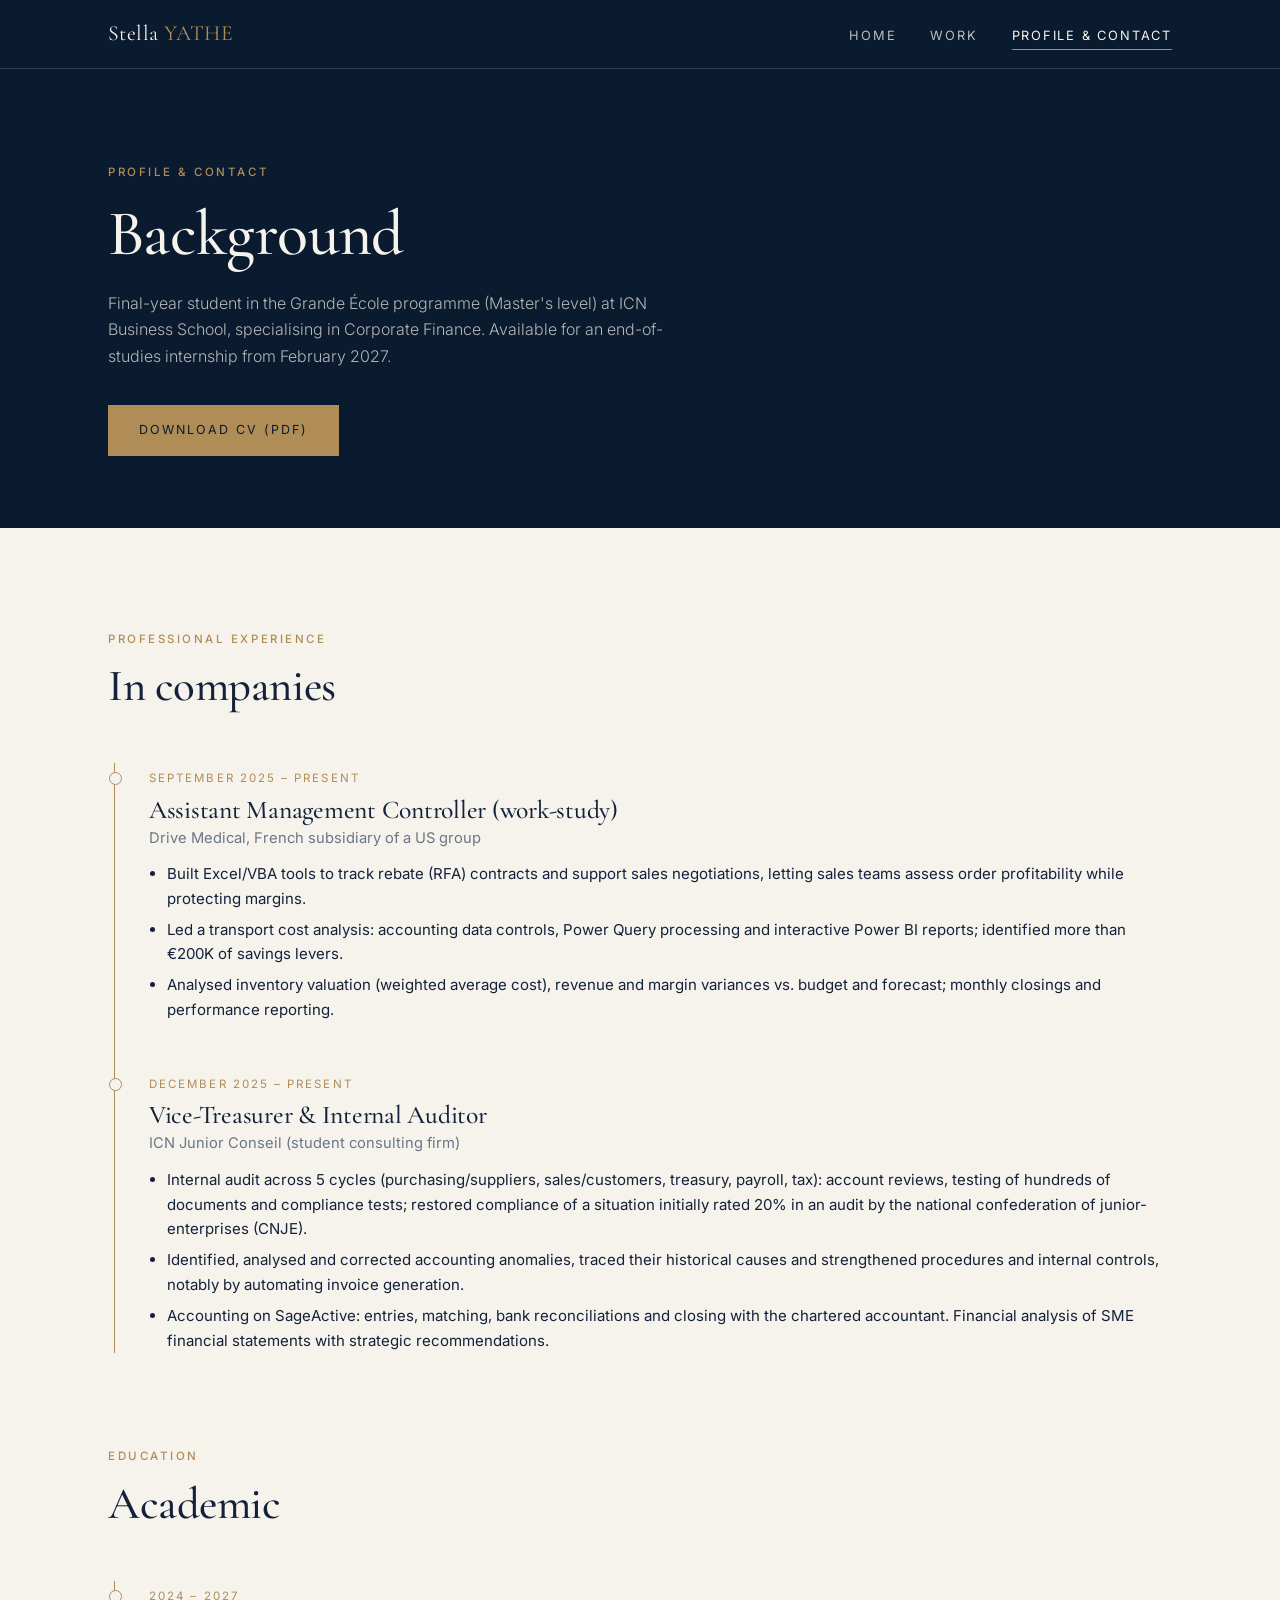
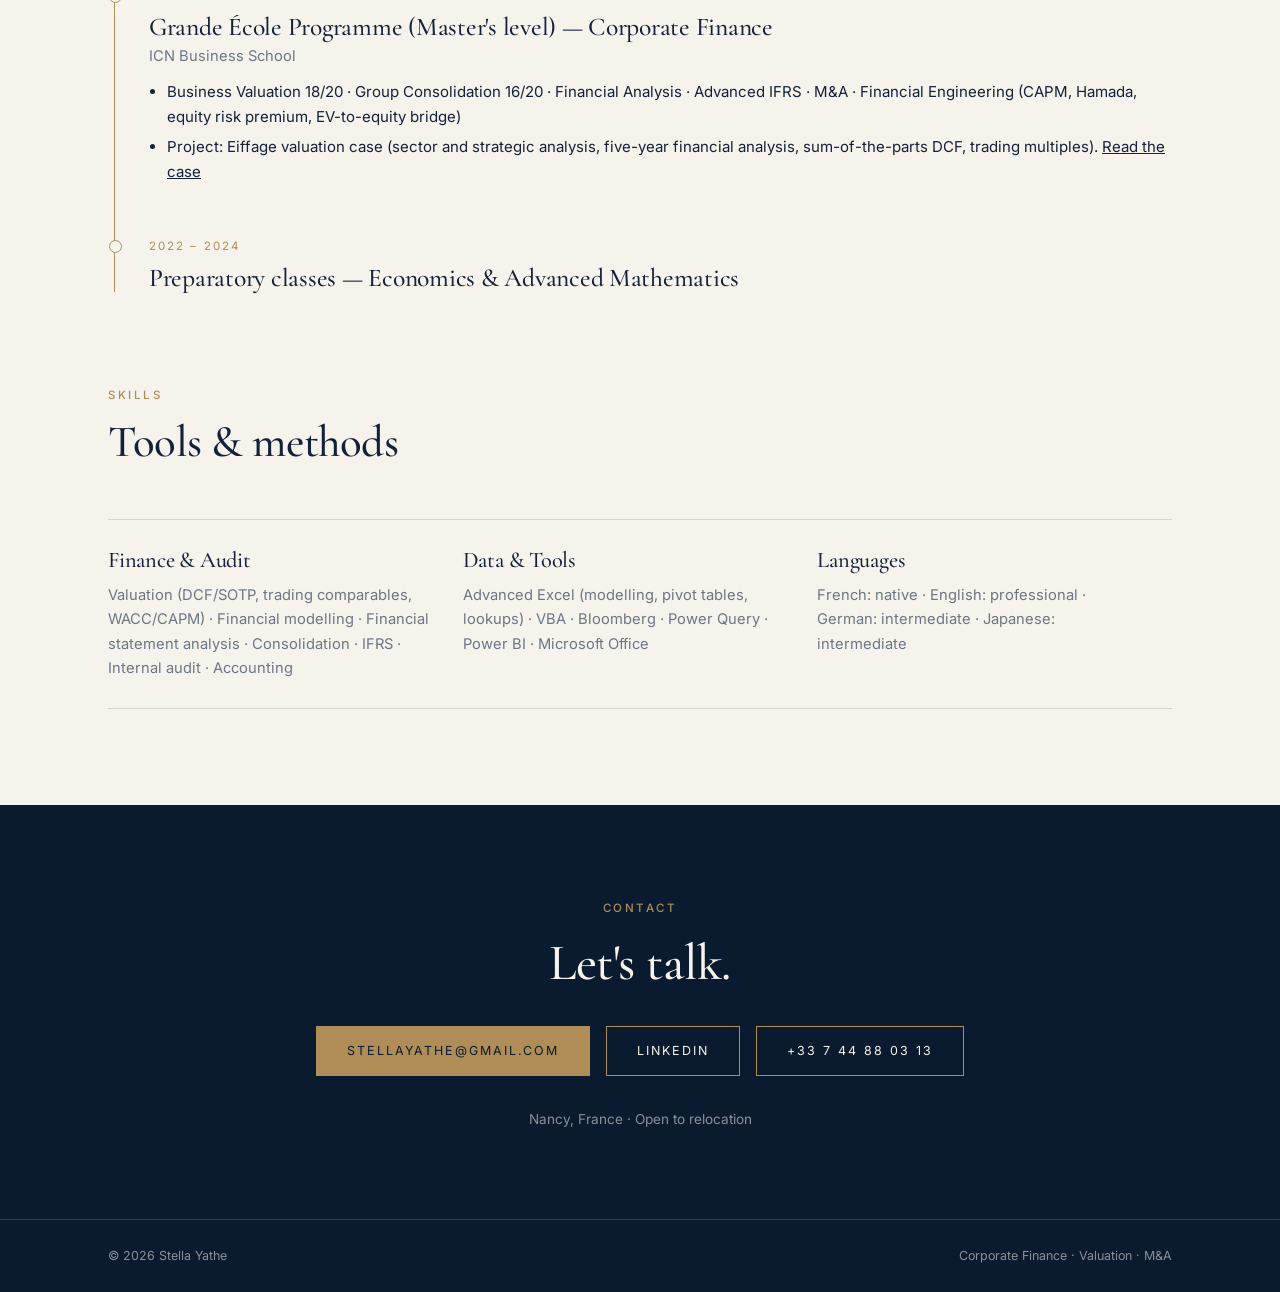
<file: cv/index.html>
<!DOCTYPE html>
<html lang="en">
<head>
  <meta charset="UTF-8">
  <meta name="viewport" content="width=device-width, initial-scale=1">
  <title>Profile &amp; Contact — Stella Yathe</title>
  <meta name="description" content="Experience, education, skills and contact details of Stella Yathe, Corporate Finance student at ICN Business School.">
  <link rel="icon" href="data:image/svg+xml,%3Csvg xmlns='http://www.w3.org/2000/svg' viewBox='0 0 64 64'%3E%3Crect width='64' height='64' fill='%230A1A2F'/%3E%3Ctext x='32' y='43' font-family='Georgia,serif' font-size='30' text-anchor='middle' fill='%23B08D57'%3ESY%3C/text%3E%3C/svg%3E">
  <link rel="preconnect" href="https://fonts.googleapis.com">
  <link rel="preconnect" href="https://fonts.gstatic.com" crossorigin>
  <link href="https://fonts.googleapis.com/css2?family=Cormorant+Garamond:ital,wght@0,400;0,500;0,600;1,400;1,500&family=Inter:wght@300;400;500&display=swap" rel="stylesheet">
  <link rel="stylesheet" href="../assets/css/style.css">
</head>
<body>

  <!-- NAV -->
  <header class="nav">
    <div class="wrap">
      <a href="../index.html" class="brand">Stella <span>YATHE</span></a>
      <nav>
        <ul>
          <li><a href="../index.html">Home</a></li>
          <li><a href="../travaux/index.html">Work</a></li>
          <li><a href="../cv/index.html" class="active">Profile &amp; Contact</a></li>
        </ul>
      </nav>
    </div>
  </header>

  <!-- HEADER -->
  <section class="page-head">
    <div class="wrap">
      <span class="eyebrow">Profile &amp; Contact</span>
      <h1>Background</h1>
      <p>Final-year student in the Grande École programme (Master's level) at ICN Business School, specialising in Corporate Finance. Available for an end-of-studies internship from February 2027.</p>
      <div class="actions" style="margin-top:36px">
        <a href="CV-Stella-Yathe.pdf" class="btn btn-solid" download>Download CV (PDF)</a>
      </div>
    </div>
  </section>

  <!-- BACKGROUND -->
  <section class="block" id="parcours">
    <div class="wrap">

      <div class="section-head">
        <div><span class="eyebrow">Professional experience</span><h2>In companies</h2></div>
      </div>
      <div class="timeline">

        <div class="tl-item">
          <span class="date">September 2025 – Present</span>
          <h3>Assistant Management Controller (work-study)</h3>
          <div class="org">Drive Medical, French subsidiary of a US group</div>
          <ul>
            <li>Built Excel/VBA tools to track rebate (RFA) contracts and support sales negotiations, letting sales teams assess order profitability while protecting margins.</li>
            <li>Led a transport cost analysis: accounting data controls, Power Query processing and interactive Power BI reports; identified more than €200K of savings levers.</li>
            <li>Analysed inventory valuation (weighted average cost), revenue and margin variances vs. budget and forecast; monthly closings and performance reporting.</li>
          </ul>
        </div>

        <div class="tl-item">
          <span class="date">December 2025 – Present</span>
          <h3>Vice-Treasurer &amp; Internal Auditor</h3>
          <div class="org">ICN Junior Conseil (student consulting firm)</div>
          <ul>
            <li>Internal audit across 5 cycles (purchasing/suppliers, sales/customers, treasury, payroll, tax): account reviews, testing of hundreds of documents and compliance tests; restored compliance of a situation initially rated 20% in an audit by the national confederation of junior-enterprises (CNJE).</li>
            <li>Identified, analysed and corrected accounting anomalies, traced their historical causes and strengthened procedures and internal controls, notably by automating invoice generation.</li>
            <li>Accounting on SageActive: entries, matching, bank reconciliations and closing with the chartered accountant. Financial analysis of SME financial statements with strategic recommendations.</li>
          </ul>
        </div>
      </div>

      <div class="section-head" style="margin-top:88px">
        <div><span class="eyebrow">Education</span><h2>Academic</h2></div>
      </div>
      <div class="timeline">
        <div class="tl-item">
          <span class="date">2024 – 2027</span>
          <h3>Grande École Programme (Master's level) — Corporate Finance</h3>
          <div class="org">ICN Business School</div>
          <ul>
            <li>Business Valuation 18/20 · Group Consolidation 16/20 · Financial Analysis · Advanced IFRS · M&amp;A · Financial Engineering (CAPM, Hamada, equity risk premium, EV-to-equity bridge)</li>
            <li>Project: Eiffage valuation case (sector and strategic analysis, five-year financial analysis, sum-of-the-parts DCF, trading multiples). <a href="../travaux/index.html" style="text-decoration:underline">Read the case</a></li>
          </ul>
        </div>
        <div class="tl-item">
          <span class="date">2022 – 2024</span>
          <h3>Preparatory classes — Economics &amp; Advanced Mathematics</h3>
        </div>
      </div>

      <div class="section-head" style="margin-top:88px">
        <div><span class="eyebrow">Skills</span><h2>Tools &amp; methods</h2></div>
      </div>
      <div class="skills">
        <div>
          <h3>Finance &amp; Audit</h3>
          <p>Valuation (DCF/SOTP, trading comparables, WACC/CAPM) · Financial modelling · Financial statement analysis · Consolidation · IFRS · Internal audit · Accounting</p>
        </div>
        <div>
          <h3>Data &amp; Tools</h3>
          <p>Advanced Excel (modelling, pivot tables, lookups) · VBA · Bloomberg · Power Query · Power BI · Microsoft Office</p>
        </div>
        <div>
          <h3>Languages</h3>
          <p>French: native · English: professional · German: intermediate · Japanese: intermediate</p>
        </div>
      </div>
    </div>
  </section>

  <!-- CONTACT -->
  <section class="contact-band" id="contact">
    <div class="wrap">
      <span class="eyebrow">Contact</span>
      <h2>Let's talk.</h2>
      <div class="actions" style="display:flex;gap:16px;justify-content:center;flex-wrap:wrap">
        <a href="mailto:stellayathe@gmail.com" class="btn btn-solid">stellayathe@gmail.com</a>
        <a href="https://linkedin.com/in/stella-yathe" class="btn btn-line" target="_blank" rel="noopener">LinkedIn</a>
        <a href="tel:+33744880313" class="btn btn-line">+33 7 44 88 03 13</a>
      </div>
      <p style="margin-top:32px;color:rgba(246,243,236,.55);font-size:.85rem">Nancy, France · Open to relocation</p>
    </div>
  </section>

  <!-- FOOTER -->
  <footer class="footer">
    <div class="wrap">
      <span>© 2026 Stella Yathe</span>
      <span>Corporate Finance · Valuation · M&amp;A</span>
    </div>
  </footer>

  <script type="module" src="../assets/js/main.js"></script>
</body>
</html>
</file>
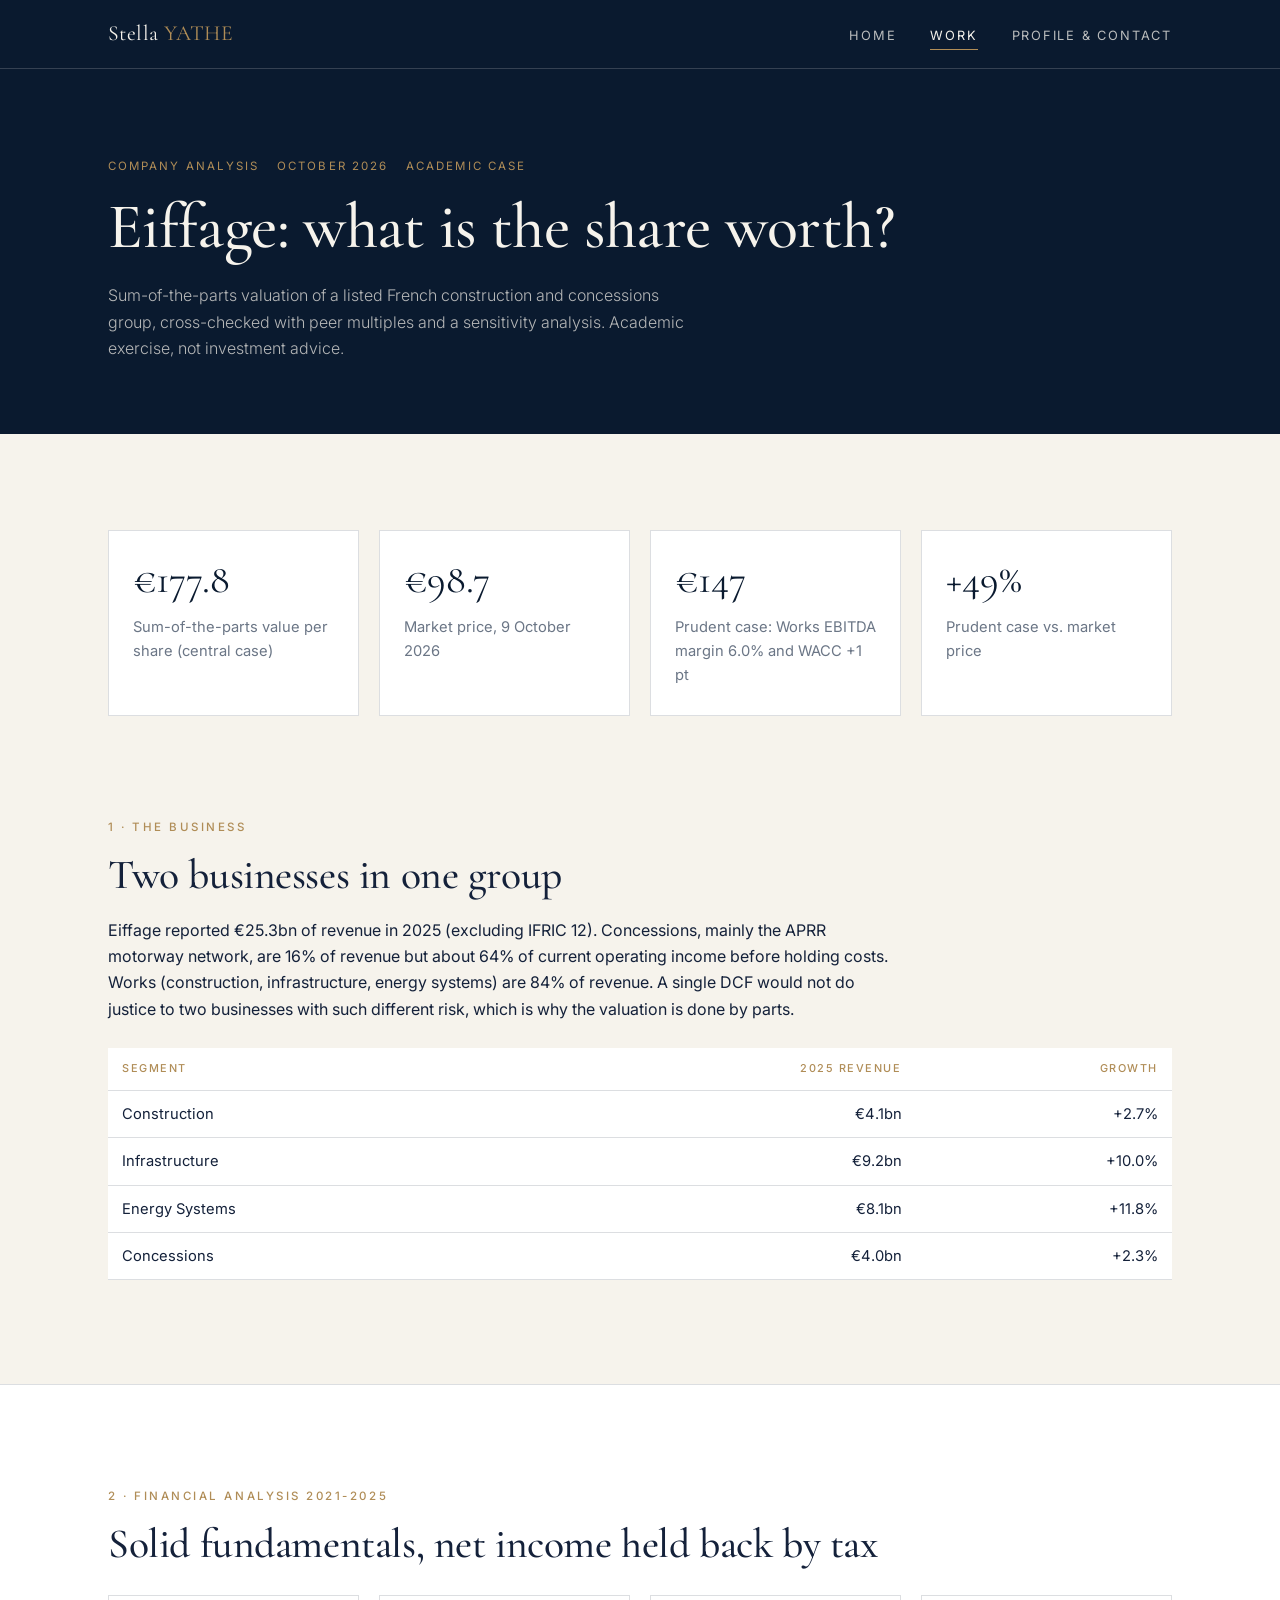
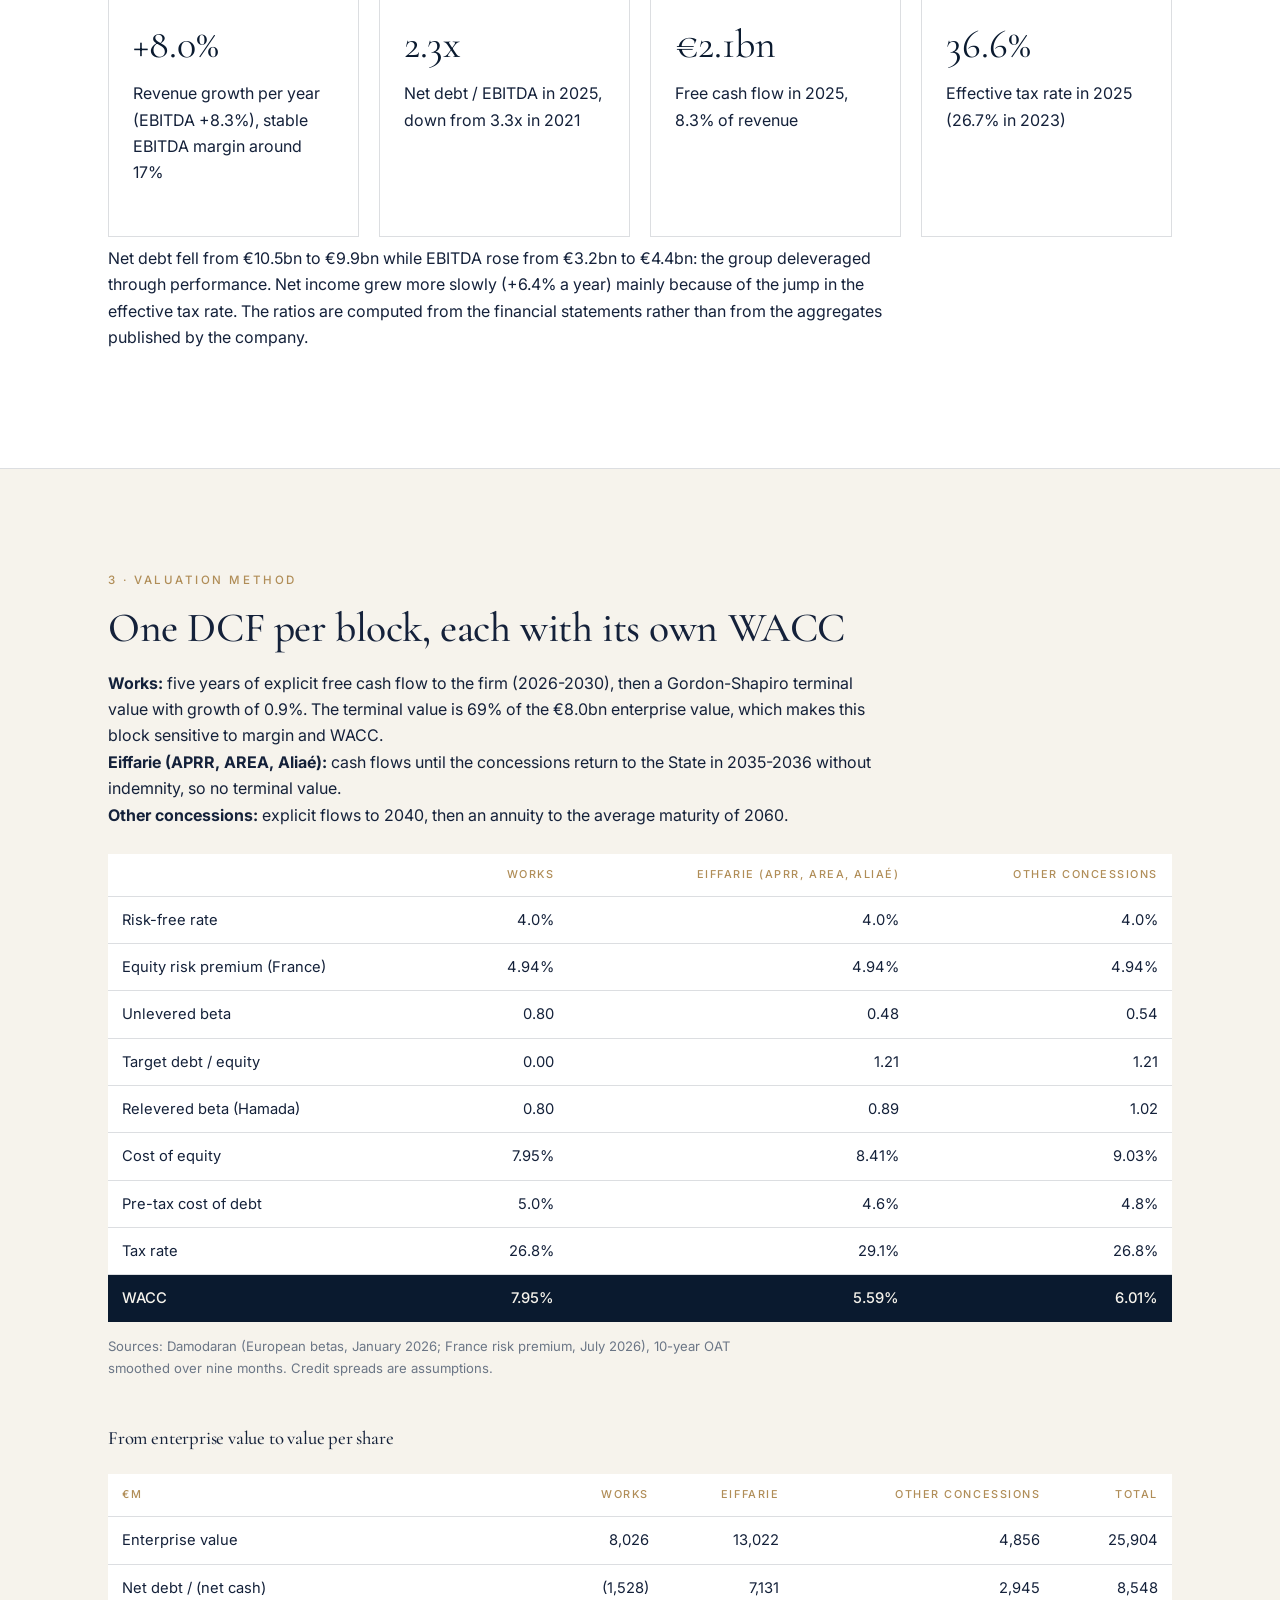
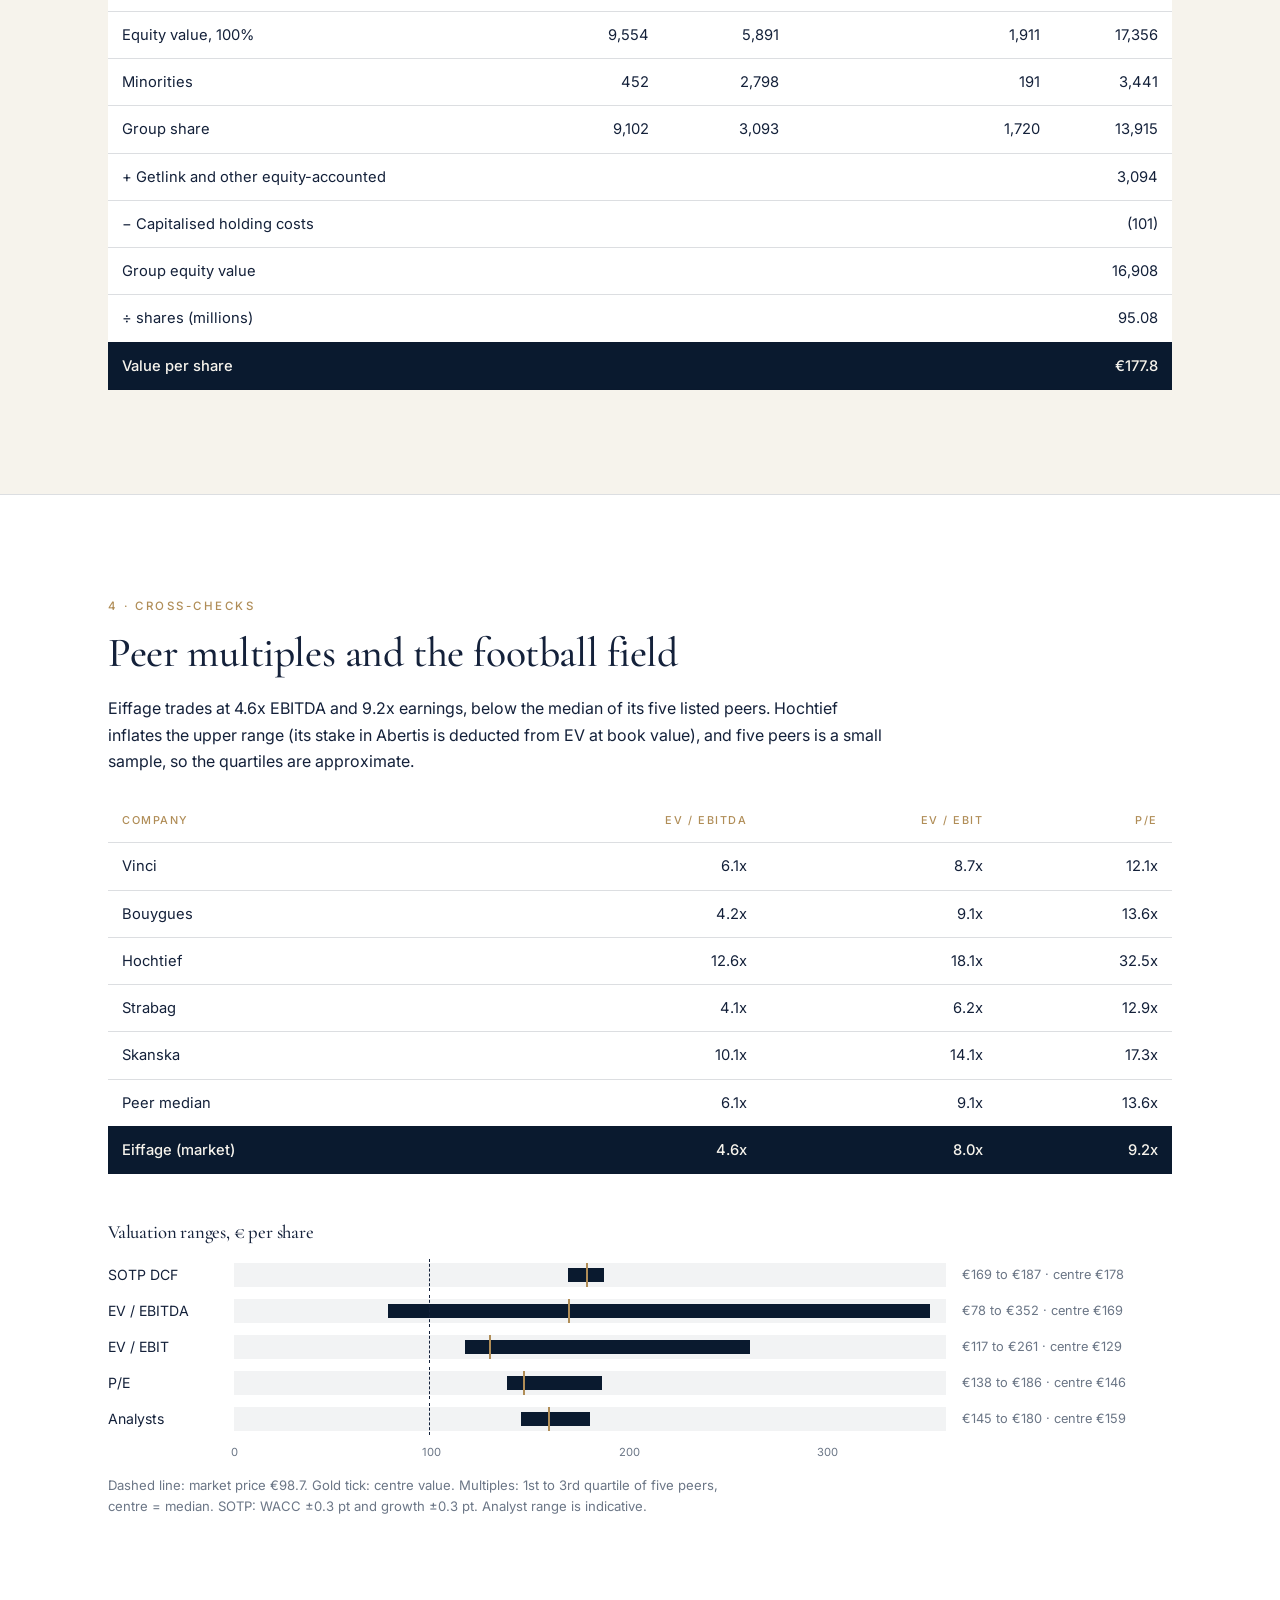
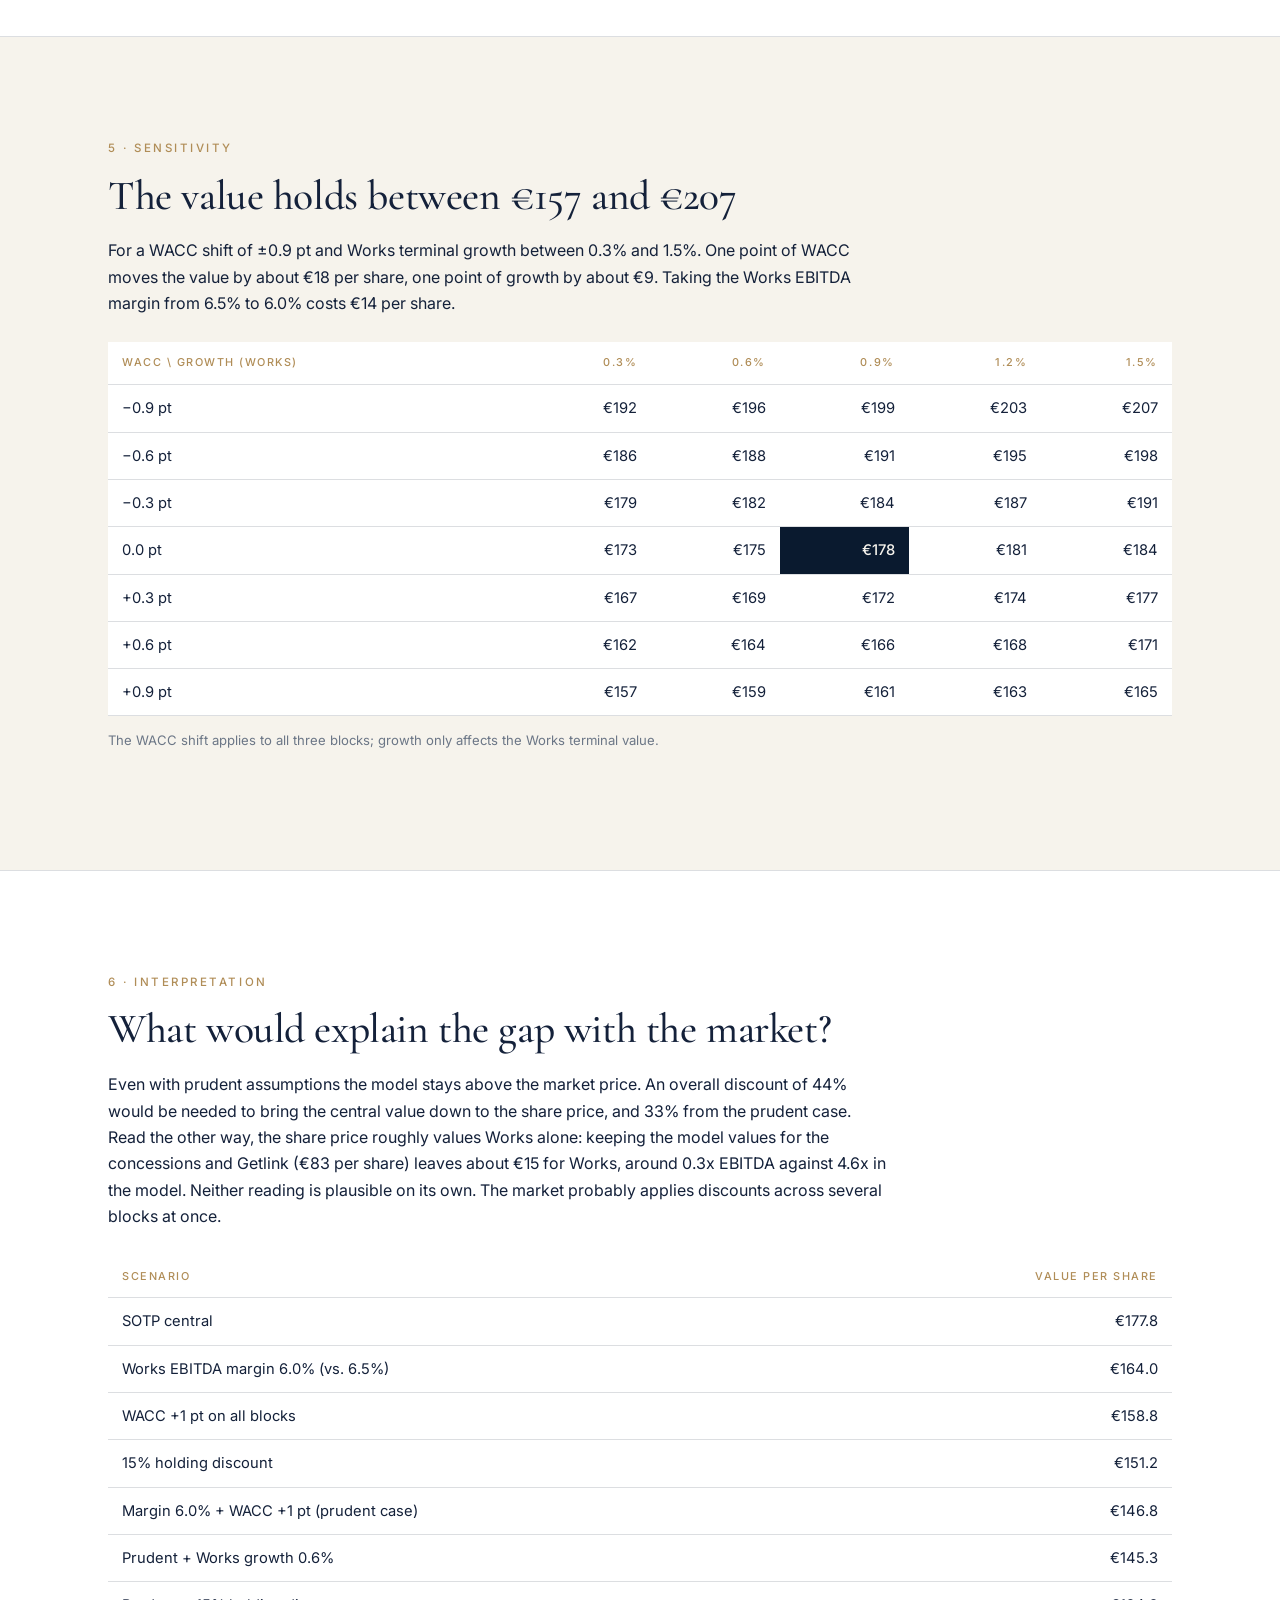
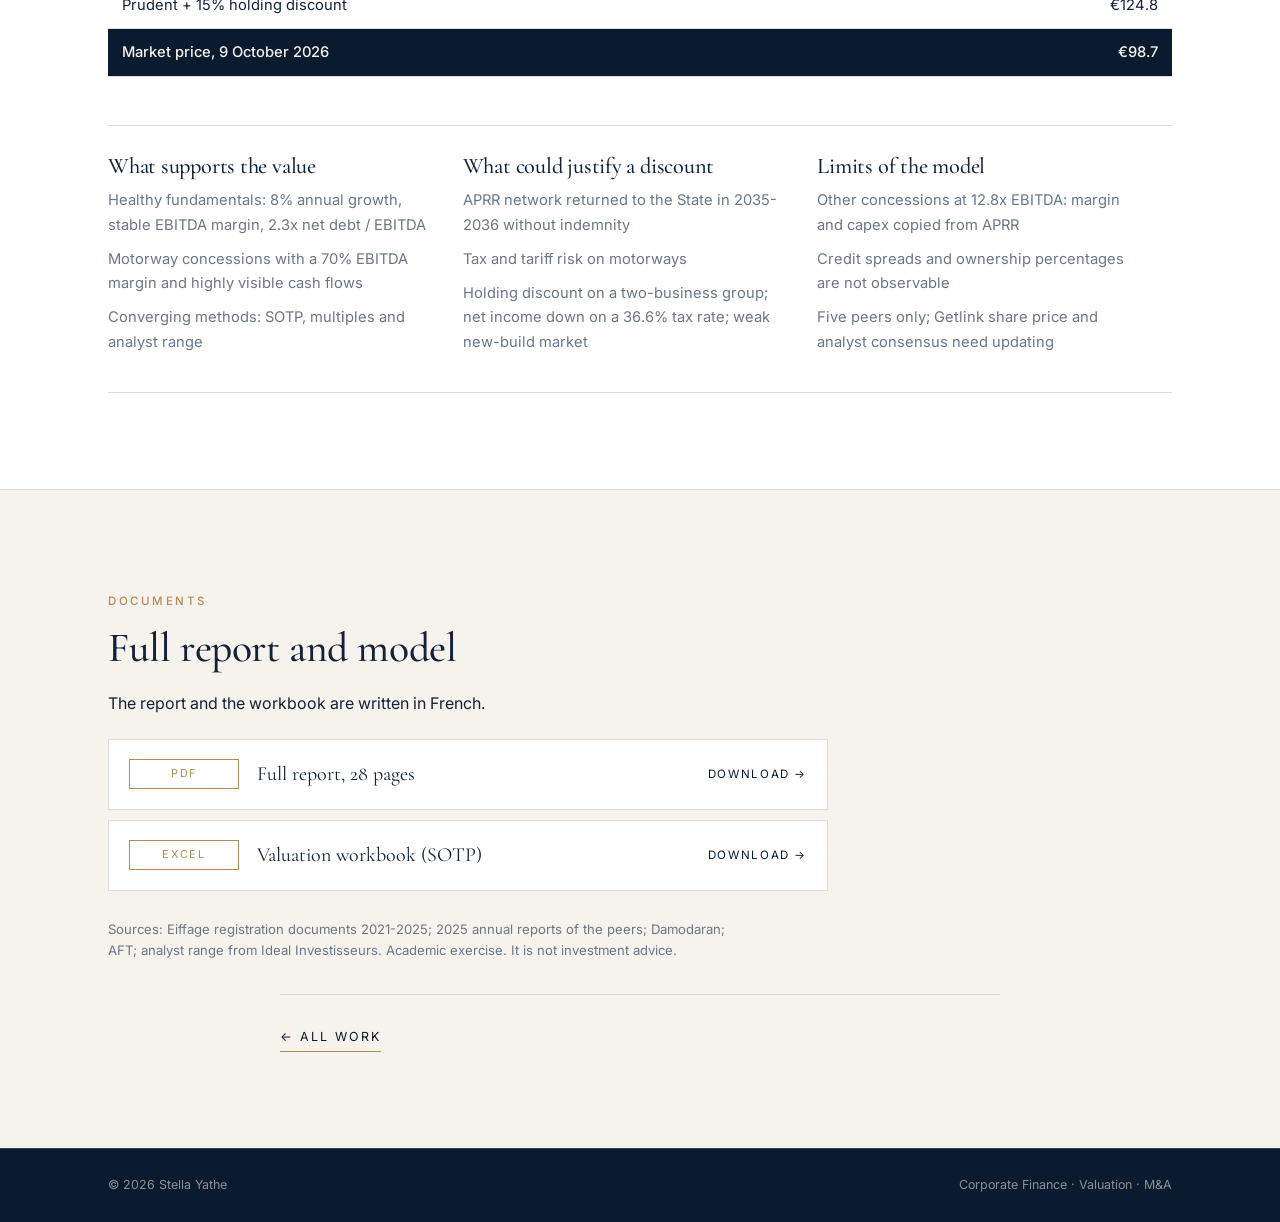
<file: travaux/eiffage.html>
<!DOCTYPE html>
<html lang="en">
<head>
  <meta charset="UTF-8">
  <meta name="viewport" content="width=device-width, initial-scale=1">
  <title>Eiffage: sum-of-the-parts valuation — Stella Yathe</title>
  <meta name="description" content="Sum-of-the-parts DCF, peer multiples and sensitivity analysis on Eiffage: €178 per share vs. €98.7 market price. Academic case by Stella Yathe.">
  <link rel="icon" href="data:image/svg+xml,%3Csvg xmlns='http://www.w3.org/2000/svg' viewBox='0 0 64 64'%3E%3Crect width='64' height='64' fill='%230A1A2F'/%3E%3Ctext x='32' y='43' font-family='Georgia,serif' font-size='30' text-anchor='middle' fill='%23B08D57'%3ESY%3C/text%3E%3C/svg%3E">
  <link rel="preconnect" href="https://fonts.googleapis.com">
  <link rel="preconnect" href="https://fonts.gstatic.com" crossorigin>
  <link href="https://fonts.googleapis.com/css2?family=Cormorant+Garamond:ital,wght@0,400;0,500;0,600;1,400;1,500&family=Inter:wght@300;400;500&display=swap" rel="stylesheet">
  <link rel="stylesheet" href="../assets/css/style.css">
  <style>
    .docs-box{max-width:72ch;margin:0}
    .doc{display:grid;grid-template-columns:110px 1fr auto;gap:18px;align-items:center;padding:18px 20px;background:var(--paper);border:1px solid var(--line);margin-bottom:10px;transition:.25s}
    .doc:hover{border-color:var(--brass);transform:translateY(-2px)}
    .ftype{font-size:.68rem;letter-spacing:.16em;text-transform:uppercase;padding:5px 10px;border:1px solid var(--brass);color:var(--brass);text-align:center}
    .fname{font-family:var(--serif);font-size:1.25rem}
    .fgo{font-size:.72rem;letter-spacing:.14em;text-transform:uppercase;color:var(--navy)}
    .doc:hover .fgo{color:var(--brass)}
    @media(max-width:600px){.doc{grid-template-columns:1fr;gap:8px}.ftype{justify-self:start}}
  </style>
</head>
<body>

  <header class="nav">
    <div class="wrap">
      <a href="../index.html" class="brand">Stella <span>YATHE</span></a>
      <nav>
        <ul>
          <li><a href="../index.html">Home</a></li>
          <li><a href="../travaux/index.html" class="active">Work</a></li>
          <li><a href="../cv/index.html">Profile &amp; Contact</a></li>
        </ul>
      </nav>
    </div>
  </header>

  <section class="page-head">
    <div class="wrap">
      <div class="article-meta"><span>Company analysis</span><span>October 2026</span><span>Academic case</span></div>
      <h1>Eiffage: what is the share worth?</h1>
      <p>Sum-of-the-parts valuation of a listed French construction and concessions group, cross-checked with peer multiples and a sensitivity analysis. Academic exercise, not investment advice.</p>
    </div>
  </section>

  <section class="block" style="padding-bottom:0">
    <div class="wrap">
      <div class="kpi4">
        <div class="proof"><div class="big">€177.8</div><p>Sum-of-the-parts value per share (central case)</p></div>
        <div class="proof"><div class="big">€98.7</div><p>Market price, 9 October 2026</p></div>
        <div class="proof"><div class="big">€147</div><p>Prudent case: Works EBITDA margin 6.0% and WACC +1 pt</p></div>
        <div class="proof"><div class="big">+49%</div><p>Prudent case vs. market price</p></div>
      </div>
    </div>
  </section>

  <section class="block case">
    <div class="wrap">
      <span class="eyebrow">1 · The business</span>
      <h2>Two businesses in one group</h2>
      <p>Eiffage reported €25.3bn of revenue in 2025 (excluding IFRIC 12). Concessions, mainly the APRR motorway network, are 16% of revenue but about 64% of current operating income before holding costs. Works (construction, infrastructure, energy systems) are 84% of revenue. A single DCF would not do justice to two businesses with such different risk, which is why the valuation is done by parts.</p>
<div class="tbl-wrap"><table class="tbl "><thead><tr><th>Segment</th><th>2025 revenue</th><th>Growth</th></tr></thead><tbody>
<tr><td>Construction</td><td>€4.1bn</td><td>+2.7%</td></tr>
<tr><td>Infrastructure</td><td>€9.2bn</td><td>+10.0%</td></tr>
<tr><td>Energy Systems</td><td>€8.1bn</td><td>+11.8%</td></tr>
<tr><td>Concessions</td><td>€4.0bn</td><td>+2.3%</td></tr>
</tbody></table></div>
    </div>
  </section>

  <section class="block case" style="background:var(--paper);border-top:1px solid var(--line);border-bottom:1px solid var(--line)">
    <div class="wrap">
      <span class="eyebrow">2 · Financial analysis 2021-2025</span>
      <h2>Solid fundamentals, net income held back by tax</h2>
      <div class="kpi4" style="margin:28px 0 8px">
        <div class="proof"><div class="big">+8.0%</div><p>Revenue growth per year (EBITDA +8.3%), stable EBITDA margin around 17%</p></div>
        <div class="proof"><div class="big">2.3x</div><p>Net debt / EBITDA in 2025, down from 3.3x in 2021</p></div>
        <div class="proof"><div class="big">€2.1bn</div><p>Free cash flow in 2025, 8.3% of revenue</p></div>
        <div class="proof"><div class="big">36.6%</div><p>Effective tax rate in 2025 (26.7% in 2023)</p></div>
      </div>
      <p>Net debt fell from €10.5bn to €9.9bn while EBITDA rose from €3.2bn to €4.4bn: the group deleveraged through performance. Net income grew more slowly (+6.4% a year) mainly because of the jump in the effective tax rate. The ratios are computed from the financial statements rather than from the aggregates published by the company.</p>
    </div>
  </section>

  <section class="block case">
    <div class="wrap">
      <span class="eyebrow">3 · Valuation method</span>
      <h2>One DCF per block, each with its own WACC</h2>
      <p><strong>Works:</strong> five years of explicit free cash flow to the firm (2026-2030), then a Gordon-Shapiro terminal value with growth of 0.9%. The terminal value is 69% of the €8.0bn enterprise value, which makes this block sensitive to margin and WACC.<br>
      <strong>Eiffarie (APRR, AREA, Aliaé):</strong> cash flows until the concessions return to the State in 2035-2036 without indemnity, so no terminal value.<br>
      <strong>Other concessions:</strong> explicit flows to 2040, then an annuity to the average maturity of 2060.</p>
<div class="tbl-wrap"><table class="tbl "><thead><tr><th></th><th>Works</th><th>Eiffarie (APRR, AREA, Aliaé)</th><th>Other concessions</th></tr></thead><tbody>
<tr><td>Risk-free rate</td><td>4.0%</td><td>4.0%</td><td>4.0%</td></tr>
<tr><td>Equity risk premium (France)</td><td>4.94%</td><td>4.94%</td><td>4.94%</td></tr>
<tr><td>Unlevered beta</td><td>0.80</td><td>0.48</td><td>0.54</td></tr>
<tr><td>Target debt / equity</td><td>0.00</td><td>1.21</td><td>1.21</td></tr>
<tr><td>Relevered beta (Hamada)</td><td>0.80</td><td>0.89</td><td>1.02</td></tr>
<tr><td>Cost of equity</td><td>7.95%</td><td>8.41%</td><td>9.03%</td></tr>
<tr><td>Pre-tax cost of debt</td><td>5.0%</td><td>4.6%</td><td>4.8%</td></tr>
<tr><td>Tax rate</td><td>26.8%</td><td>29.1%</td><td>26.8%</td></tr>
<tr class="hl"><td>WACC</td><td>7.95%</td><td>5.59%</td><td>6.01%</td></tr>
</tbody></table></div>
      <p class="cap">Sources: Damodaran (European betas, January 2026; France risk premium, July 2026), 10-year OAT smoothed over nine months. Credit spreads are assumptions.</p>
      <h3 style="margin:48px 0 8px">From enterprise value to value per share</h3>
<div class="tbl-wrap"><table class="tbl "><thead><tr><th>€m</th><th>Works</th><th>Eiffarie</th><th>Other concessions</th><th>Total</th></tr></thead><tbody>
<tr><td>Enterprise value</td><td>8,026</td><td>13,022</td><td>4,856</td><td>25,904</td></tr>
<tr><td>Net debt / (net cash)</td><td>(1,528)</td><td>7,131</td><td>2,945</td><td>8,548</td></tr>
<tr><td>Equity value, 100%</td><td>9,554</td><td>5,891</td><td>1,911</td><td>17,356</td></tr>
<tr><td>Minorities</td><td>452</td><td>2,798</td><td>191</td><td>3,441</td></tr>
<tr><td>Group share</td><td>9,102</td><td>3,093</td><td>1,720</td><td>13,915</td></tr>
<tr><td>+ Getlink and other equity-accounted</td><td></td><td></td><td></td><td>3,094</td></tr>
<tr><td>− Capitalised holding costs</td><td></td><td></td><td></td><td>(101)</td></tr>
<tr><td>Group equity value</td><td></td><td></td><td></td><td>16,908</td></tr>
<tr><td>÷ shares (millions)</td><td></td><td></td><td></td><td>95.08</td></tr>
<tr class="hl"><td>Value per share</td><td></td><td></td><td></td><td>€177.8</td></tr>
</tbody></table></div>
    </div>
  </section>

  <section class="block case" style="background:var(--paper);border-top:1px solid var(--line);border-bottom:1px solid var(--line)">
    <div class="wrap">
      <span class="eyebrow">4 · Cross-checks</span>
      <h2>Peer multiples and the football field</h2>
      <p>Eiffage trades at 4.6x EBITDA and 9.2x earnings, below the median of its five listed peers. Hochtief inflates the upper range (its stake in Abertis is deducted from EV at book value), and five peers is a small sample, so the quartiles are approximate.</p>
<div class="tbl-wrap"><table class="tbl "><thead><tr><th>Company</th><th>EV / EBITDA</th><th>EV / EBIT</th><th>P/E</th></tr></thead><tbody>
<tr><td>Vinci</td><td>6.1x</td><td>8.7x</td><td>12.1x</td></tr>
<tr><td>Bouygues</td><td>4.2x</td><td>9.1x</td><td>13.6x</td></tr>
<tr><td>Hochtief</td><td>12.6x</td><td>18.1x</td><td>32.5x</td></tr>
<tr><td>Strabag</td><td>4.1x</td><td>6.2x</td><td>12.9x</td></tr>
<tr><td>Skanska</td><td>10.1x</td><td>14.1x</td><td>17.3x</td></tr>
<tr><td>Peer median</td><td>6.1x</td><td>9.1x</td><td>13.6x</td></tr>
<tr class="hl"><td>Eiffage (market)</td><td>4.6x</td><td>8.0x</td><td>9.2x</td></tr>
</tbody></table></div>
      <h3 style="margin:48px 0 20px">Valuation ranges, € per share</h3>
<div class="ff">
<div class="ff-row"><span class="ff-lab">SOTP DCF</span><span class="ff-track"><span class="ff-mk" style="left:27.42%"></span><span class="ff-bar" style="left:46.94%;width:5.00%"></span><span class="ff-mid" style="left:49.44%"></span></span><span class="ff-val">€169 to €187 · centre €178</span></div>
<div class="ff-row"><span class="ff-lab">EV / EBITDA</span><span class="ff-track"><span class="ff-mk" style="left:27.42%"></span><span class="ff-bar" style="left:21.67%;width:76.11%"></span><span class="ff-mid" style="left:46.94%"></span></span><span class="ff-val">€78 to €352 · centre €169</span></div>
<div class="ff-row"><span class="ff-lab">EV / EBIT</span><span class="ff-track"><span class="ff-mk" style="left:27.42%"></span><span class="ff-bar" style="left:32.50%;width:40.00%"></span><span class="ff-mid" style="left:35.83%"></span></span><span class="ff-val">€117 to €261 · centre €129</span></div>
<div class="ff-row"><span class="ff-lab">P/E</span><span class="ff-track"><span class="ff-mk" style="left:27.42%"></span><span class="ff-bar" style="left:38.33%;width:13.33%"></span><span class="ff-mid" style="left:40.56%"></span></span><span class="ff-val">€138 to €186 · centre €146</span></div>
<div class="ff-row"><span class="ff-lab">Analysts</span><span class="ff-track"><span class="ff-mk" style="left:27.42%"></span><span class="ff-bar" style="left:40.28%;width:9.72%"></span><span class="ff-mid" style="left:44.17%"></span></span><span class="ff-val">€145 to €180 · centre €159</span></div>
<div class="ff-row ff-axis"><span class="ff-lab"></span><span class="ff-track"><span class="ff-tick" style="left:0.00%">0</span><span class="ff-tick" style="left:27.78%">100</span><span class="ff-tick" style="left:55.56%">200</span><span class="ff-tick" style="left:83.33%">300</span></span><span class="ff-val"></span></div>
</div>
<p class="cap">Dashed line: market price €98.7. Gold tick: centre value. Multiples: 1st to 3rd quartile of five peers, centre = median. SOTP: WACC ±0.3 pt and growth ±0.3 pt. Analyst range is indicative.</p>
    </div>
  </section>

  <section class="block case">
    <div class="wrap">
      <span class="eyebrow">5 · Sensitivity</span>
      <h2>The value holds between €157 and €207</h2>
      <p>For a WACC shift of ±0.9 pt and Works terminal growth between 0.3% and 1.5%. One point of WACC moves the value by about €18 per share, one point of growth by about €9. Taking the Works EBITDA margin from 6.5% to 6.0% costs €14 per share.</p>
<div class="tbl-wrap"><table class="tbl"><thead><tr><th>WACC \ growth (Works)</th><th>0.3%</th><th>0.6%</th><th>0.9%</th><th>1.2%</th><th>1.5%</th></tr></thead><tbody>
<tr><td>−0.9 pt</td><td>€192</td><td>€196</td><td>€199</td><td>€203</td><td>€207</td></tr>
<tr><td>−0.6 pt</td><td>€186</td><td>€188</td><td>€191</td><td>€195</td><td>€198</td></tr>
<tr><td>−0.3 pt</td><td>€179</td><td>€182</td><td>€184</td><td>€187</td><td>€191</td></tr>
<tr><td>0.0 pt</td><td>€173</td><td>€175</td><td class="hl">€178</td><td>€181</td><td>€184</td></tr>
<tr><td>+0.3 pt</td><td>€167</td><td>€169</td><td>€172</td><td>€174</td><td>€177</td></tr>
<tr><td>+0.6 pt</td><td>€162</td><td>€164</td><td>€166</td><td>€168</td><td>€171</td></tr>
<tr><td>+0.9 pt</td><td>€157</td><td>€159</td><td>€161</td><td>€163</td><td>€165</td></tr>
</tbody></table></div>
      <p class="cap">The WACC shift applies to all three blocks; growth only affects the Works terminal value.</p>
    </div>
  </section>

  <section class="block case" style="background:var(--paper);border-top:1px solid var(--line);border-bottom:1px solid var(--line)">
    <div class="wrap">
      <span class="eyebrow">6 · Interpretation</span>
      <h2>What would explain the gap with the market?</h2>
      <p>Even with prudent assumptions the model stays above the market price. An overall discount of 44% would be needed to bring the central value down to the share price, and 33% from the prudent case. Read the other way, the share price roughly values Works alone: keeping the model values for the concessions and Getlink (€83 per share) leaves about €15 for Works, around 0.3x EBITDA against 4.6x in the model. Neither reading is plausible on its own. The market probably applies discounts across several blocks at once.</p>
<div class="tbl-wrap"><table class="tbl "><thead><tr><th>Scenario</th><th>Value per share</th></tr></thead><tbody>
<tr><td>SOTP central</td><td>€177.8</td></tr>
<tr><td>Works EBITDA margin 6.0% (vs. 6.5%)</td><td>€164.0</td></tr>
<tr><td>WACC +1 pt on all blocks</td><td>€158.8</td></tr>
<tr><td>15% holding discount</td><td>€151.2</td></tr>
<tr><td>Margin 6.0% + WACC +1 pt (prudent case)</td><td>€146.8</td></tr>
<tr><td>Prudent + Works growth 0.6%</td><td>€145.3</td></tr>
<tr><td>Prudent + 15% holding discount</td><td>€124.8</td></tr>
<tr class="hl"><td>Market price, 9 October 2026</td><td>€98.7</td></tr>
</tbody></table></div>
      <div class="skills" style="margin-top:48px">
        <div>
          <h3>What supports the value</h3>
          <ul class="plain"><li>Healthy fundamentals: 8% annual growth, stable EBITDA margin, 2.3x net debt / EBITDA</li><li>Motorway concessions with a 70% EBITDA margin and highly visible cash flows</li><li>Converging methods: SOTP, multiples and analyst range</li></ul>
        </div>
        <div>
          <h3>What could justify a discount</h3>
          <ul class="plain"><li>APRR network returned to the State in 2035-2036 without indemnity</li><li>Tax and tariff risk on motorways</li><li>Holding discount on a two-business group; net income down on a 36.6% tax rate; weak new-build market</li></ul>
        </div>
        <div>
          <h3>Limits of the model</h3>
          <ul class="plain"><li>Other concessions at 12.8x EBITDA: margin and capex copied from APRR</li><li>Credit spreads and ownership percentages are not observable</li><li>Five peers only; Getlink share price and analyst consensus need updating</li></ul>
        </div>
      </div>
    </div>
  </section>

  <section class="block case">
    <div class="wrap">
      <span class="eyebrow">Documents</span>
      <h2>Full report and model</h2>
      <p>The report and the workbook are written in French.</p>
      <div class="docs-box">
        <a class="doc" href="files/Eiffage_Analyse_complete.pdf" target="_blank" rel="noopener"><span class="ftype">PDF</span><span class="fname">Full report, 28 pages</span><span class="fgo">Download →</span></a>
        <a class="doc" href="files/Eiffage_SOTP_portfolio_VF.xlsx" target="_blank" rel="noopener"><span class="ftype">Excel</span><span class="fname">Valuation workbook (SOTP)</span><span class="fgo">Download →</span></a>
      </div>
      <p class="cap" style="margin-top:28px">Sources: Eiffage registration documents 2021-2025; 2025 annual reports of the peers; Damodaran; AFT; analyst range from Ideal Investisseurs. Academic exercise. It is not investment advice.</p>
      <div class="article-actions" style="margin-top:32px"><a href="index.html" class="link-arrow">← All work</a></div>
    </div>
  </section>

  <footer class="footer">
    <div class="wrap">
      <span>© 2026 Stella Yathe</span>
      <span>Corporate Finance · Valuation · M&amp;A</span>
    </div>
  </footer>

  <script type="module" src="../assets/js/main.js"></script>
</body>
</html>
</file>
<file: assets/css/style.css>
/* ============ TOKENS ============ */
:root{
  --navy:#0A1A2F;
  --navy-2:#11284A;
  --ivory:#F6F3EC;
  --paper:#FFFFFF;
  --ink:#14213A;
  --muted:#6B7686;
  --brass:#B08D57;
  --line:rgba(10,26,47,.14);
  --line-light:rgba(246,243,236,.18);
  --serif:'Cormorant Garamond',Georgia,serif;
  --sans:'Inter',system-ui,sans-serif;
  --max:1120px;
}

/* ============ BASE ============ */
*{box-sizing:border-box;margin:0;padding:0}
html{scroll-behavior:smooth}
body{font-family:var(--sans);color:var(--ink);background:var(--ivory);line-height:1.65;-webkit-font-smoothing:antialiased}
img{max-width:100%;display:block}
a{color:inherit;text-decoration:none}
.wrap{max-width:var(--max);margin:0 auto;padding:0 28px}
h1,h2,h3{font-family:var(--serif);font-weight:500;line-height:1.1;letter-spacing:-.01em}
.eyebrow{font-size:.72rem;letter-spacing:.22em;text-transform:uppercase;color:var(--brass);font-weight:500}

/* ============ NAV ============ */
.nav{position:sticky;top:0;z-index:50;background:var(--navy);border-bottom:1px solid var(--line-light)}
.nav .wrap{display:flex;align-items:center;justify-content:space-between;height:68px}
.brand{font-family:var(--serif);font-size:1.35rem;color:var(--ivory);letter-spacing:.02em}
.brand span{color:var(--brass)}
.nav ul{display:flex;gap:34px;list-style:none}
.nav ul a{font-size:.8rem;letter-spacing:.14em;text-transform:uppercase;color:rgba(246,243,236,.75);padding-bottom:6px;border-bottom:1px solid transparent;transition:.25s}
.nav ul a:hover,.nav ul a.active{color:var(--ivory);border-color:var(--brass)}

/* ============ HERO ============ */
.hero{background:var(--navy);color:var(--ivory);padding:120px 0 110px;position:relative}
.hero::after{content:"";position:absolute;left:0;right:0;bottom:0;height:1px;background:var(--line-light)}
.hero .eyebrow{display:block;margin-bottom:28px}
.hero h1{font-size:clamp(2.8rem,6.5vw,5.2rem);max-width:15ch}
.hero h1 em{font-style:italic;color:var(--brass)}
.hero p.lead{max-width:56ch;margin-top:30px;font-size:1.08rem;color:rgba(246,243,236,.78);font-weight:300}
.hero .actions{display:flex;gap:16px;margin-top:44px;flex-wrap:wrap}

/* ============ BUTTONS ============ */
.btn{display:inline-block;padding:14px 30px;font-size:.78rem;letter-spacing:.16em;text-transform:uppercase;border:1px solid var(--brass);transition:.25s;cursor:pointer;font-family:var(--sans)}
.btn-solid{background:var(--brass);color:var(--navy)}
.btn-solid:hover{background:transparent;color:var(--brass)}
.btn-line{color:var(--ivory)}
.btn-line:hover{background:var(--brass);color:var(--navy)}
.btn-dark{color:var(--navy)}
.btn-dark:hover{background:var(--navy);color:var(--ivory);border-color:var(--navy)}

/* ============ SECTIONS ============ */
section.block{padding:96px 0}
.section-head{display:flex;justify-content:space-between;align-items:flex-end;margin-bottom:52px;gap:20px;flex-wrap:wrap}
.section-head h2{font-size:clamp(2rem,3.6vw,2.8rem);margin-top:12px}
.link-arrow{font-size:.78rem;letter-spacing:.16em;text-transform:uppercase;color:var(--navy);border-bottom:1px solid var(--brass);padding-bottom:4px}
.link-arrow:hover{color:var(--brass)}

/* ============ PORTES D'ENTRÉE (accueil) ============ */
.doors{display:grid;grid-template-columns:repeat(3,1fr);border-top:1px solid var(--line);border-left:1px solid var(--line)}
.door{padding:44px 34px 40px;border-right:1px solid var(--line);border-bottom:1px solid var(--line);background:var(--paper);transition:.3s;display:flex;flex-direction:column;min-height:270px}
.door:hover{background:var(--navy);color:var(--ivory)}
.door .num{font-family:var(--serif);font-size:1rem;color:var(--brass);margin-bottom:auto}
.door h3{font-size:1.9rem;margin:44px 0 10px}
.door p{font-size:.92rem;color:var(--muted)}
.door:hover p{color:rgba(246,243,236,.7)}

/* ============ CARTES TRAVAUX ============ */
.grid{display:grid;grid-template-columns:repeat(3,1fr);gap:28px}
.card{background:var(--paper);border:1px solid var(--line);padding:32px 30px;display:flex;flex-direction:column;transition:.3s}
.card:hover{transform:translateY(-3px);border-color:var(--brass)}
.card .meta{display:flex;justify-content:space-between;font-size:.7rem;letter-spacing:.16em;text-transform:uppercase;color:var(--muted);margin-bottom:22px}
.card .meta b{color:var(--brass);font-weight:500}
.card h3{font-size:1.5rem;margin-bottom:14px}
.card p{font-size:.92rem;color:var(--muted);margin-bottom:26px;flex:1}
.card .more{font-size:.78rem;letter-spacing:.12em;text-transform:uppercase;color:var(--navy)}
.card:hover .more{color:var(--brass)}

/* ============ FILTRES ============ */
.filters{display:flex;gap:10px;flex-wrap:wrap;margin-bottom:40px}
.chip{padding:9px 18px;border:1px solid var(--line);font-size:.75rem;letter-spacing:.12em;text-transform:uppercase;background:transparent;cursor:pointer;color:var(--muted);font-family:var(--sans);transition:.2s}
.chip:hover,.chip.on{background:var(--navy);color:var(--ivory);border-color:var(--navy)}

/* ============ EN-TÊTE DE PAGE ============ */
.page-head{background:var(--navy);color:var(--ivory);padding:88px 0 72px}
.page-head h1{font-size:clamp(2.4rem,5vw,4rem);margin-top:16px}
.page-head p{max-width:58ch;margin-top:20px;color:rgba(246,243,236,.72);font-weight:300}

/* ============ CV / BIBLIOTHÈQUE ============ */
.timeline{border-left:1px solid var(--brass);padding-left:34px;margin-left:6px}
.tl-item{position:relative;margin-bottom:46px}
.tl-item::before{content:"";position:absolute;left:-40px;top:9px;width:11px;height:11px;background:var(--ivory);border:1px solid var(--brass);border-radius:50%}
.tl-item .date{font-size:.72rem;letter-spacing:.18em;text-transform:uppercase;color:var(--brass)}
.tl-item h3{font-size:1.6rem;margin:6px 0 2px}
.tl-item .org{color:var(--muted);font-size:.92rem;margin-bottom:12px}
.tl-item ul{margin-left:18px;font-size:.94rem;color:var(--ink)}
.tl-item li{margin-bottom:6px}
.books{display:grid;grid-template-columns:repeat(2,1fr);gap:0;border-top:1px solid var(--line)}
.book{padding:22px 4px;border-bottom:1px solid var(--line);display:flex;justify-content:space-between;gap:20px}
.book strong{font-family:var(--serif);font-size:1.25rem;font-weight:500}
.book span{font-size:.85rem;color:var(--muted)}

/* ============ CONTACT / FOOTER ============ */
.contact-band{background:var(--navy);color:var(--ivory);padding:88px 0;text-align:center}
.contact-band h2{font-size:clamp(2rem,4vw,3.2rem);margin:16px 0 34px}
.footer{background:var(--navy);color:rgba(246,243,236,.55);border-top:1px solid var(--line-light);font-size:.78rem;padding:26px 0}
.footer .wrap{display:flex;justify-content:space-between;flex-wrap:wrap;gap:10px}

/* ============ RESPONSIVE ============ */
@media(max-width:860px){
  .doors,.grid,.books{grid-template-columns:1fr}
  .nav ul{gap:18px}
  .hero{padding:80px 0 70px}
  section.block{padding:64px 0}
}
@media(max-width:520px){
  .brand{font-size:1.1rem}
  .nav ul a{font-size:.68rem;letter-spacing:.08em}
}

/* ============ COMPÉTENCES ============ */
.skills{display:grid;grid-template-columns:repeat(3,1fr);gap:0;border-top:1px solid var(--line)}
.skills>div{padding:28px 28px 28px 0;border-bottom:1px solid var(--line)}
.skills h3{font-size:1.4rem;margin-bottom:10px}
.skills p{font-size:.92rem;color:var(--muted)}
@media(max-width:860px){.skills{grid-template-columns:1fr}}

/* ============ HERO AVEC PHOTO ============ */
.hero{padding:96px 0 90px}
.hero-grid{display:grid;grid-template-columns:1.3fr .7fr;gap:72px;align-items:center}
.hero .lead + .lead{margin-top:14px;color:rgba(246,243,236,.6);font-size:.98rem}
.portrait{position:relative;aspect-ratio:4/5;width:100%;max-width:380px;justify-self:end;margin:0 16px 16px 0;background:var(--navy-2)}
.portrait::before{content:"";position:absolute;top:16px;left:16px;right:-16px;bottom:-16px;border:1px solid var(--brass);z-index:0}
.portrait img{position:absolute;inset:0;width:100%;height:100%;object-fit:cover;object-position:center 20%;z-index:1;display:block}
/* ============ 4 ENTRÉES ============ */
.doors{grid-template-columns:repeat(4,1fr)}
.door h3{font-size:1.7rem}

@media(max-width:1000px){
  .doors{grid-template-columns:repeat(2,1fr)}
}
@media(max-width:860px){
  .hero-grid{grid-template-columns:1fr;gap:56px}
  .portrait{justify-self:start;max-width:300px}
}
@media(max-width:600px){
  .doors{grid-template-columns:1fr}
}
/* ============ PAGE PROJET ============ */
.chain{border-top:1px solid var(--line)}
.chain-row{display:grid;grid-template-columns:56px 1.1fr 2fr auto;gap:24px;align-items:baseline;padding:24px 4px;border-bottom:1px solid var(--line)}
.chain-row .n{font-family:var(--serif);color:var(--brass);font-size:1.1rem}
.chain-row h3{font-size:1.5rem}
.chain-row p{font-size:.92rem;color:var(--muted)}
.status{font-size:.68rem;letter-spacing:.16em;text-transform:uppercase;padding:5px 12px;border:1px solid var(--line);color:var(--muted);white-space:nowrap}
.status.on{background:var(--navy);color:var(--ivory);border-color:var(--navy)}
.status.aim{border-color:var(--brass);color:var(--brass)}

.facts{display:grid;grid-template-columns:repeat(2,1fr);border-top:1px solid var(--line);border-left:1px solid var(--line);background:var(--paper)}
.facts>div{padding:28px 30px;border-right:1px solid var(--line);border-bottom:1px solid var(--line)}
.facts dt{font-size:.7rem;letter-spacing:.2em;text-transform:uppercase;color:var(--brass);margin-bottom:8px}
.facts dd{font-family:var(--serif);font-size:1.45rem;line-height:1.25}

.proofs{display:grid;grid-template-columns:repeat(3,1fr);gap:28px}
.proof{background:var(--paper);border:1px solid var(--line);padding:36px 30px}
.proof .big{font-family:var(--serif);font-size:3.2rem;line-height:1;color:var(--navy)}
.proof .big small{font-size:1.4rem;color:var(--brass)}
.proof p{margin-top:16px;font-size:.92rem;color:var(--muted)}

.vision{max-width:70ch;font-family:var(--serif);font-size:1.6rem;line-height:1.4}
.vision em{color:var(--brass)}

@media(max-width:860px){
  .chain-row{grid-template-columns:40px 1fr;gap:6px 16px}
  .chain-row p,.chain-row .status{grid-column:2}
  .chain-row .status{justify-self:start;margin-top:6px}
  .facts,.proofs{grid-template-columns:1fr}
}
/* ============ CORRECTIF ALIGNEMENT (page Projet) ============ */
.chain-row{grid-template-columns:56px minmax(0,1.1fr) minmax(0,2fr) 240px}
.chain-row .status{justify-self:end}
@media(max-width:860px){
  .chain-row{grid-template-columns:40px 1fr}
  .chain-row .status{justify-self:start}
}

/* ============ NOTE + CARTE LARGE ============ */
.note{max-width:78ch;margin-top:44px;padding:22px 28px;border-left:2px solid var(--brass);background:var(--ivory)}
.note .eyebrow{display:block;margin-bottom:8px}
.note p{font-size:.98rem}
.proof.wide{grid-column:1/-1}
.proof.wide h3{font-size:1.8rem;margin-bottom:10px}
.proof.wide p{margin-top:0;max-width:72ch}
@media(max-width:860px){.proof.wide{grid-column:auto}}

/* ============ ARTICLE ============ */
.article-meta{display:flex;gap:18px;flex-wrap:wrap;font-size:.72rem;letter-spacing:.18em;text-transform:uppercase;color:var(--brass)}
.prose{max-width:72ch;margin:0 auto}
.prose h2{font-size:2rem;margin:52px 0 16px}
.prose h3{font-size:1.5rem;margin:34px 0 12px}
.prose p{margin-bottom:18px;font-size:1.02rem}
.prose ul{margin:0 0 20px 22px}
.prose li{margin-bottom:6px}
.prose a{border-bottom:1px solid var(--brass)}
.prose img{margin:28px 0;border:1px solid var(--line)}
.prose blockquote{border-left:2px solid var(--brass);padding-left:22px;margin:28px 0;color:var(--muted);font-family:var(--serif);font-size:1.35rem;line-height:1.35}
.article-actions{max-width:72ch;margin:56px auto 0;padding-top:32px;border-top:1px solid var(--line);display:flex;gap:16px;justify-content:space-between;align-items:center;flex-wrap:wrap}

/* ============ RETOUR EN HAUT ============ */
.to-top{position:fixed;right:24px;bottom:24px;width:46px;height:46px;background:var(--navy);border:1px solid var(--brass);color:var(--ivory);display:flex;align-items:center;justify-content:center;cursor:pointer;opacity:0;visibility:hidden;transform:translateY(8px);transition:.25s;z-index:60}
.to-top.show{opacity:1;visibility:visible;transform:translateY(0)}
.to-top:hover{background:var(--brass);color:var(--navy)}
.to-top svg{width:18px;height:18px}


/* ===== case study ===== */
.case h2{font-size:clamp(1.8rem,3.4vw,2.6rem);margin:14px 0 18px}
.case p{max-width:78ch;color:var(--ink);margin-bottom:22px;font-size:1rem}
.case .cap{font-size:.82rem;color:var(--muted);margin-top:14px}
.kpi4{display:grid;grid-template-columns:repeat(4,1fr);gap:20px}
.kpi4 .proof{padding:28px 24px}
.kpi4 .proof .big{font-size:2.5rem}
.tbl-wrap{overflow-x:auto;margin:26px 0 8px}
.tbl{width:100%;border-collapse:collapse;font-size:.92rem;background:var(--paper)}
.tbl th{font-size:.68rem;letter-spacing:.14em;text-transform:uppercase;color:var(--brass);font-weight:500;text-align:right;padding:12px 14px;border-bottom:1px solid var(--line);white-space:nowrap}
.tbl td{padding:11px 14px;border-bottom:1px solid var(--line);text-align:right;white-space:nowrap}
.tbl th:first-child,.tbl td:first-child{text-align:left;white-space:normal}
.tbl tr.hl td,.tbl td.hl{background:var(--navy);color:var(--ivory);font-weight:500}
.plain{list-style:none}
.plain li{font-size:.92rem;color:var(--muted);margin-bottom:10px}
.ff{margin:8px 0}
.ff-row{display:grid;grid-template-columns:110px 1fr 210px;gap:16px;align-items:center;margin-bottom:12px;font-size:.88rem}
.ff-lab{color:var(--ink)}
.ff-val{color:var(--muted);font-size:.8rem}
.ff-track{position:relative;height:24px;background:rgba(10,26,47,.05)}
.ff-bar{position:absolute;top:5px;bottom:5px;background:var(--navy)}
.ff-mid{position:absolute;top:0;bottom:0;width:2px;background:var(--brass)}
.ff-mk{position:absolute;top:-4px;bottom:-4px;border-left:1px dashed var(--ink);z-index:2}
.ff-axis .ff-track{height:18px;background:none}
.ff-tick{position:absolute;top:0;font-size:.7rem;color:var(--muted);transform:translateX(-50%)}
@media(max-width:900px){.kpi4{grid-template-columns:repeat(2,1fr)}.ff-row{grid-template-columns:1fr;gap:4px}.ff-val{margin-bottom:6px}.ff-axis .ff-lab,.ff-axis .ff-val{display:none}}
@media(max-width:520px){.kpi4{grid-template-columns:1fr}}
</file>
